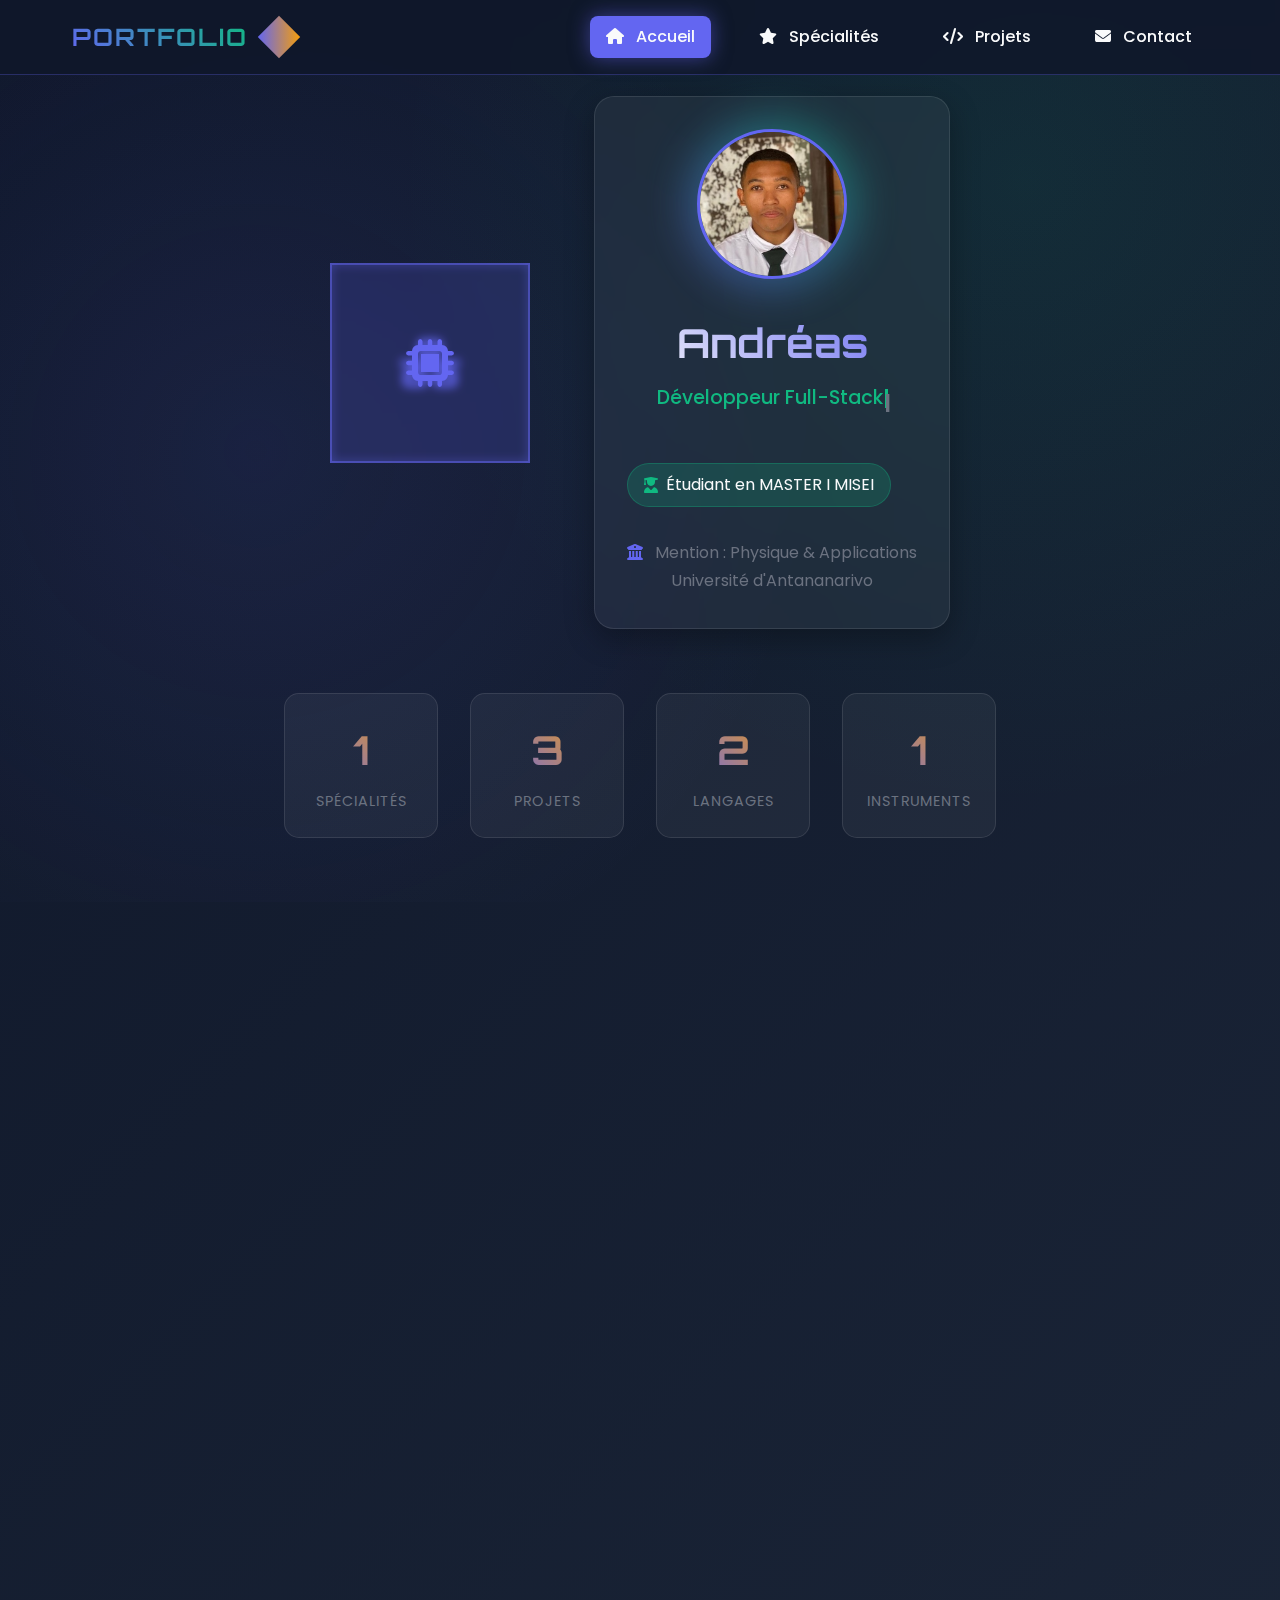
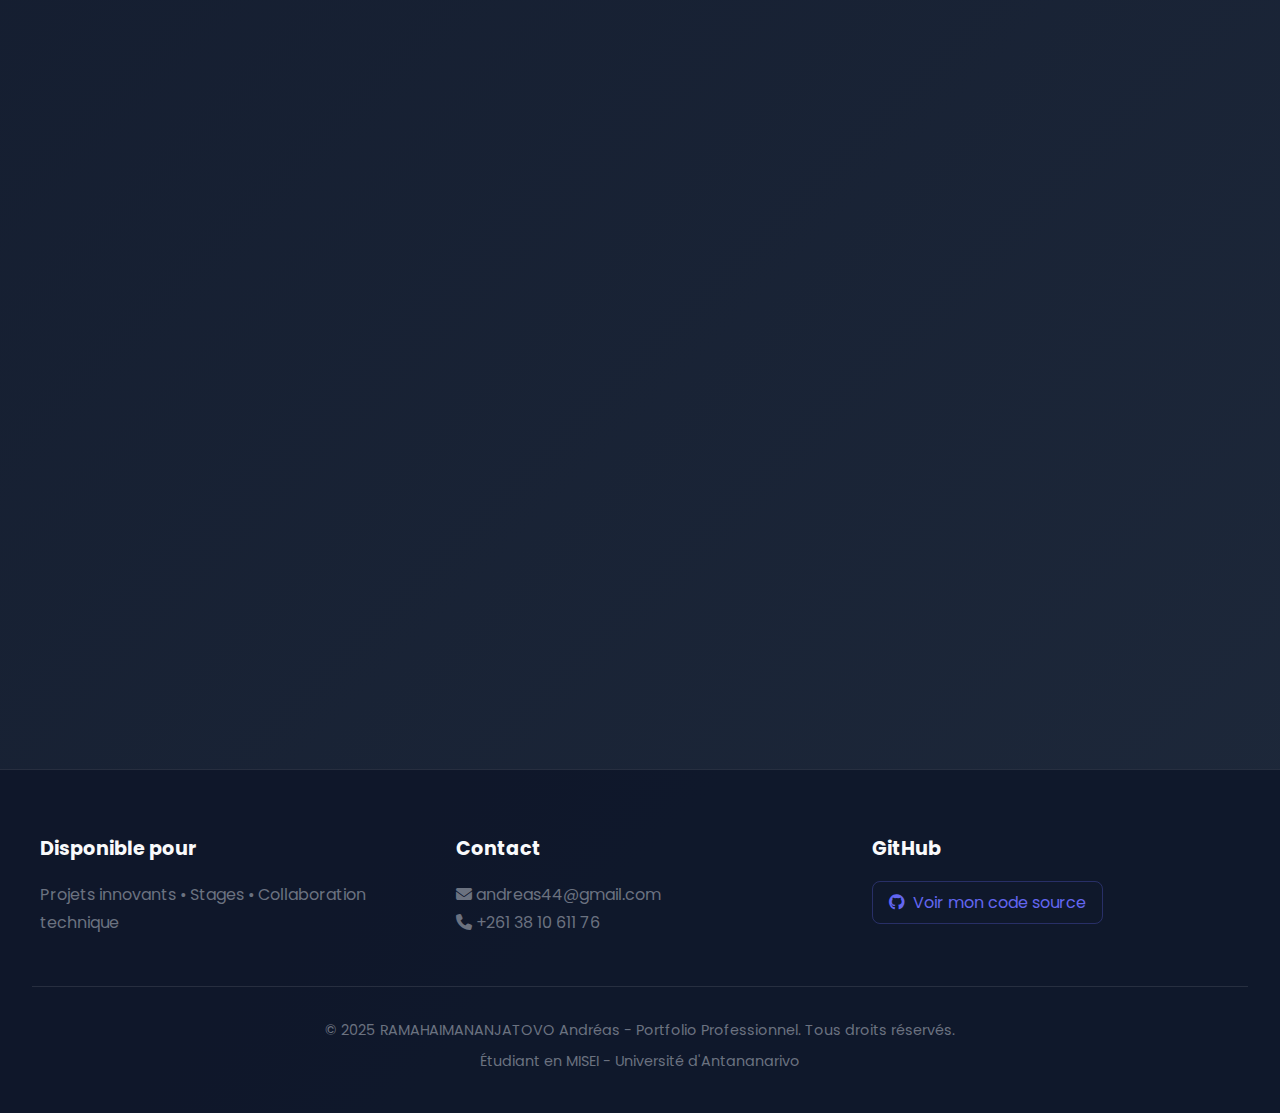
<file: index.html>
<!DOCTYPE html>
<html lang="fr">
  <head>
    <meta charset="UTF-8" />
    <meta name="viewport" content="width=device-width, initial-scale=1.0" />
    <title>Andréas-Portfolio 2025 | MISEI Physique & Applications</title>
    <link rel="stylesheet" href="/style.css" />
    <link
      rel="stylesheet"
      href="https://cdnjs.cloudflare.com/ajax/libs/font-awesome/6.4.0/css/all.min.css"
    />
    <link
      href="https://fonts.googleapis.com/css2?family=Poppins:wght@300;400;500;600;700&family=Orbitron:wght@400;500;700&display=swap"
      rel="stylesheet"
    />
    <style>
      /* Correction spécifique pour le menu burger */
      .menu-toggle {
        display: none !important;
      }
      
      @media (max-width: 768px) {
        .menu-toggle {
          display: flex !important;
          flex-direction: column;
          justify-content: space-between;
          width: 30px;
          height: 24px;
          background: none;
          border: none;
          cursor: pointer;
          padding: 0;
          z-index: 1000;
        }
        
        .menu-toggle .bar {
          display: block;
          width: 100%;
          height: 3px;
          background: var(--primary);
          transition: var(--transition);
        }
        
        .menu-toggle.active .bar:nth-child(1) {
          transform: rotate(45deg) translate(6px, 6px);
        }
        
        .menu-toggle.active .bar:nth-child(2) {
          opacity: 0;
        }
        
        .menu-toggle.active .bar:nth-child(3) {
          transform: rotate(-45deg) translate(6px, -6px);
        }
        
        .nav-menu {
          position: fixed;
          top: 70px;
          left: 0;
          width: 100%;
          background: rgba(15, 23, 42, 0.98);
          backdrop-filter: blur(15px);
          flex-direction: column;
          padding: 1rem 0;
          transform: translateY(-100%);
          opacity: 0;
          visibility: hidden;
          transition: all 0.4s cubic-bezier(0.4, 0, 0.2, 1);
          z-index: 999;
          border-bottom: 2px solid var(--primary);
          max-height: calc(100vh - 70px);
          overflow-y: auto;
        }
        
        .nav-menu.active {
          transform: translateY(0);
          opacity: 1;
          visibility: visible;
        }
        
        .nav-link {
          display: flex;
          align-items: center;
          padding: 1rem 1.5rem;
          border-bottom: 1px solid rgba(255, 255, 255, 0.1);
          border-radius: 0;
          width: 100%;
          font-size: 1.1rem;
        }
        
        .nav-link:hover {
          background: rgba(99, 102, 241, 0.2);
          transform: translateX(10px);
        }
      }
      
      /* Correction pour le texte défilant */
      .typing-container {
        min-height: 3rem;
        margin-bottom: 1rem;
      }
      
      .cursor {
        display: inline-block;
        width: 3px;
        background: var(--secondary);
        margin-left: 2px;
        animation: blink 1s infinite;
      }
      
      @keyframes blink {
        0%, 50% { opacity: 1; }
        51%, 100% { opacity: 0; }
      }
      
      /* Stats responsive */
      @media (max-width: 480px) {
        .stats-container {
          grid-template-columns: repeat(2, 1fr);
          gap: 1rem;
        }
        
        .stat-item {
          padding: 1rem;
        }
        
        .stat-number {
          font-size: 1.8rem;
        }
      }
    </style>
  </head>
  <body>
    <!-- Navigation 3D -->
    <nav class="navbar">
      <div class="nav-container">
        <div class="nav-logo">
          <span class="logo-text">PORTFOLIO</span>
          <div class="logo-3d"></div>
        </div>

        <div class="nav-menu">
          <a href="#accueil" class="nav-link active">
            <i class="fas fa-home"></i> Accueil
          </a>
          <a href="#specialites" class="nav-link">
            <i class="fas fa-star"></i> Spécialités
          </a>
          <a href="#projets" class="nav-link">
            <i class="fas fa-code"></i> Projets
          </a>
          <a href="#contact" class="nav-link">
            <i class="fas fa-envelope"></i> Contact
          </a>
        </div>

        <button class="menu-toggle">
          <span class="bar"></span>
          <span class="bar"></span>
          <span class="bar"></span>
        </button>
      </div>
    </nav>

    <!-- Section Profil avec Animation 3D -->
    <section id="accueil" class="hero-section">
      <div class="hero-container">
        <!-- Cube 3D Rotatif -->
        <div class="cube-3d">
          <div class="cube-face front">
            <i class="fas fa-microchip"></i>
          </div>
          <div class="cube-face back">
            <i class="fas fa-network-wired"></i>
          </div>
          <div class="cube-face right">
            <i class="fas fa-laptop-code"></i>
          </div>
          <div class="cube-face left">
            <i class="fas fa-music"></i>
          </div>
          <div class="cube-face top">
            <i class="fas fa-graduation-cap"></i>
          </div>
          <div class="cube-face bottom">
            <i class="fas fa-rocket"></i>
          </div>
        </div>

        <!-- Photo de Profil -->
        <div class="profile-card">
          <div class="profile-image-container">
            <img
              src="/IMG-20251104-WA0001_1.jpg"
              alt="Photo de Andréas"
              class="profile-img"
            />
            <div class="profile-glow"></div>
          </div>

          <div class="profile-info">
            <h1 class="profile-name">Andréas</h1>
            <div class="typing-container">
              <h2 class="profile-title">
                <span class="typed-text">Développeur Full-Stack</span><span class="cursor">|</span>
              </h2>
            </div>

            <div class="status-badge">
              <i class="fas fa-user-graduate"></i>
              <span>Étudiant en MASTER I MISEI</span>
            </div>

            <p class="profile-university">
              <i class="fas fa-university"></i>
              Mention : Physique & Applications<br />
              Université d'Antananarivo
            </p>
          </div>
        </div>
      </div>

      <!-- Stats Animées -->
      <div class="stats-container">
        <div class="stat-item">
          <div class="stat-number" data-count="4">0</div>
          <div class="stat-label">Spécialités</div>
        </div>
        <div class="stat-item">
          <div class="stat-number" data-count="8">0</div>
          <div class="stat-label">Projets</div>
        </div>
        <div class="stat-item">
          <div class="stat-number" data-count="6">0</div>
          <div class="stat-label">Langages</div>
        </div>
        <div class="stat-item">
          <div class="stat-number" data-count="4">0</div>
          <div class="stat-label">Instruments</div>
        </div>
      </div>
    </section>

    <!-- Section Spécialités -->
    <section id="specialites" class="specialites-section">
      <h2 class="section-title">
        <span class="title-number">01</span>
        Mes Spécialités
      </h2>

      <div class="specialites-grid">
        <!-- Carte Électronique Embarquée -->
        <a href="/elec.html" class="specialite-card card-3d">
          <div class="card-icon">
            <i class="fas fa-microchip"></i>
          </div>
          <h3 class="card-title">Électronique Embarquée</h3>
          <p class="card-desc">Arduino, IoT, Systèmes embarqués</p>
          <div class="card-progress">
            <div class="progress-bar" style="width: 90%"></div>
            <span class="progress-text">Expert</span>
          </div>
          <div class="card-hover">
            <span>Voir les projets →</span>
          </div>
        </a>

        <!-- Carte Réseaux -->
        <a href="/reseaux.html" class="specialite-card card-3d">
          <div class="card-icon">
            <i class="fas fa-network-wired"></i>
          </div>
          <h3 class="card-title">Administration Réseaux & Système</h3>
          <p class="card-desc">Linux, Sécurité, Infrastructure</p>
          <div class="card-progress">
            <div class="progress-bar" style="width: 85%"></div>
            <span class="progress-text">Expert</span>
          </div>
          <div class="card-hover">
            <span>Voir expérience →</span>
          </div>
        </a>

        <!-- Carte Informatique -->
        <a href="/info.html" class="specialite-card card-3d">
          <div class="card-icon">
            <i class="fas fa-laptop-code"></i>
          </div>
          <h3 class="card-title">Développement Informatique</h3>
          <p class="card-desc">Full-Stack, Base de données, Applications</p>
          <div class="card-progress">
            <div class="progress-bar" style="width: 80%"></div>
            <span class="progress-text">Avancé</span>
          </div>
          <div class="card-hover">
            <span>Voir projets →</span>
          </div>
        </a>

        <!-- Carte Musique -->
        <a href="/mozika.html" class="specialite-card card-3d">
          <div class="card-icon">
            <i class="fas fa-music"></i>
          </div>
          <h3 class="card-title">Musique & Instruments</h3>
          <p class="card-desc">Multi-instrumentiste, Composition</p>
          <div class="card-progress">
            <div class="progress-bar" style="width: 75%"></div>
            <span class="progress-text">Avancé</span>
          </div>
          <div class="card-hover">
            <span>Voir instruments →</span>
          </div>
        </a>
      </div>
    </section>

    <!-- Section Projets Récents -->
    <section id="projets" class="projets-section">
      <h2 class="section-title">
        <span class="title-number">02</span>
        Projets Récents
      </h2>

      <div class="projets-slider">
        <!-- Projet GPS Tracker -->
        <div class="projet-slide">
          <div class="projet-date">2025 - Mémoire de Licence</div>
          <h3 class="projet-titre">GPS Tracker avec Arduino Uno + SIM808</h3>
          <p class="projet-description">
            Système de localisation en temps réel avec envoi de coordonnées par SMS.
          </p>
          <div class="projet-tags">
            <span class="tag">Arduino</span>
            <span class="tag">SIM808</span>
            <span class="tag">GPS</span>
            <span class="tag">C</span>
          </div>
        </div>

        <!-- Projet Maison Intelligente -->
        <div class="projet-slide">
          <div class="projet-date">2024 - Projet Tutorat</div>
          <h3 class="projet-titre">Prototype Maison Intelligente</h3>
          <p class="projet-description">
            Barrière automatique + Allumage automatique + Arrosage jardin en maquette.
          </p>
          <div class="projet-tags">
            <span class="tag">IoT</span>
            <span class="tag">Automatisme</span>
            <span class="tag">Arduino</span>
            <span class="tag">Capteurs</span>
          </div>
        </div>

        <!-- Projet ORTM -->
        <div class="projet-slide">
          <div class="projet-date">2025 - Stage ORTM Madagascar</div>
          <h3 class="projet-titre">Blocage de sites web pour productivité</h3>
          <p class="projet-description">
            Administration réseau avec règles de filtrage sur pare-feu.
          </p>
          <div class="projet-tags">
            <span class="tag">Linux</span>
            <span class="tag">iptables</span>
            <span class="tag">Réseau</span>
            <span class="tag">Sécurité</span>
          </div>
        </div>
      </div>
    </section>

    <!-- Footer -->
    <footer id="contact" class="footer">
      <div class="footer-content">
        <div class="footer-section">
          <h3>Disponible pour</h3>
          <p>Projets innovants • Stages • Collaboration technique</p>
        </div>

        <div class="footer-section">
          <h3>Contact</h3>
          <p>
            <i class="fas fa-envelope"></i> andreas44@gmail.com<br />
            <i class="fas fa-phone"></i> +261 38 10 611 76
          </p>
        </div>

        <div class="footer-section">
          <h3>GitHub</h3>
          <a href="https://github.com/[votre-username]" class="github-link">
            <i class="fab fa-github"></i> Voir mon code source
          </a>
        </div>
      </div>

      <div class="footer-bottom">
        <p>
          © 2025 RAMAHAIMANANJATOVO Andréas - Portfolio Professionnel. Tous droits réservés.
        </p>
        <p>Étudiant en MISEI - Université d'Antananarivo</p>
      </div>
    </footer>

    <script src="index.js"></script>
  </body>
</html>
</file>
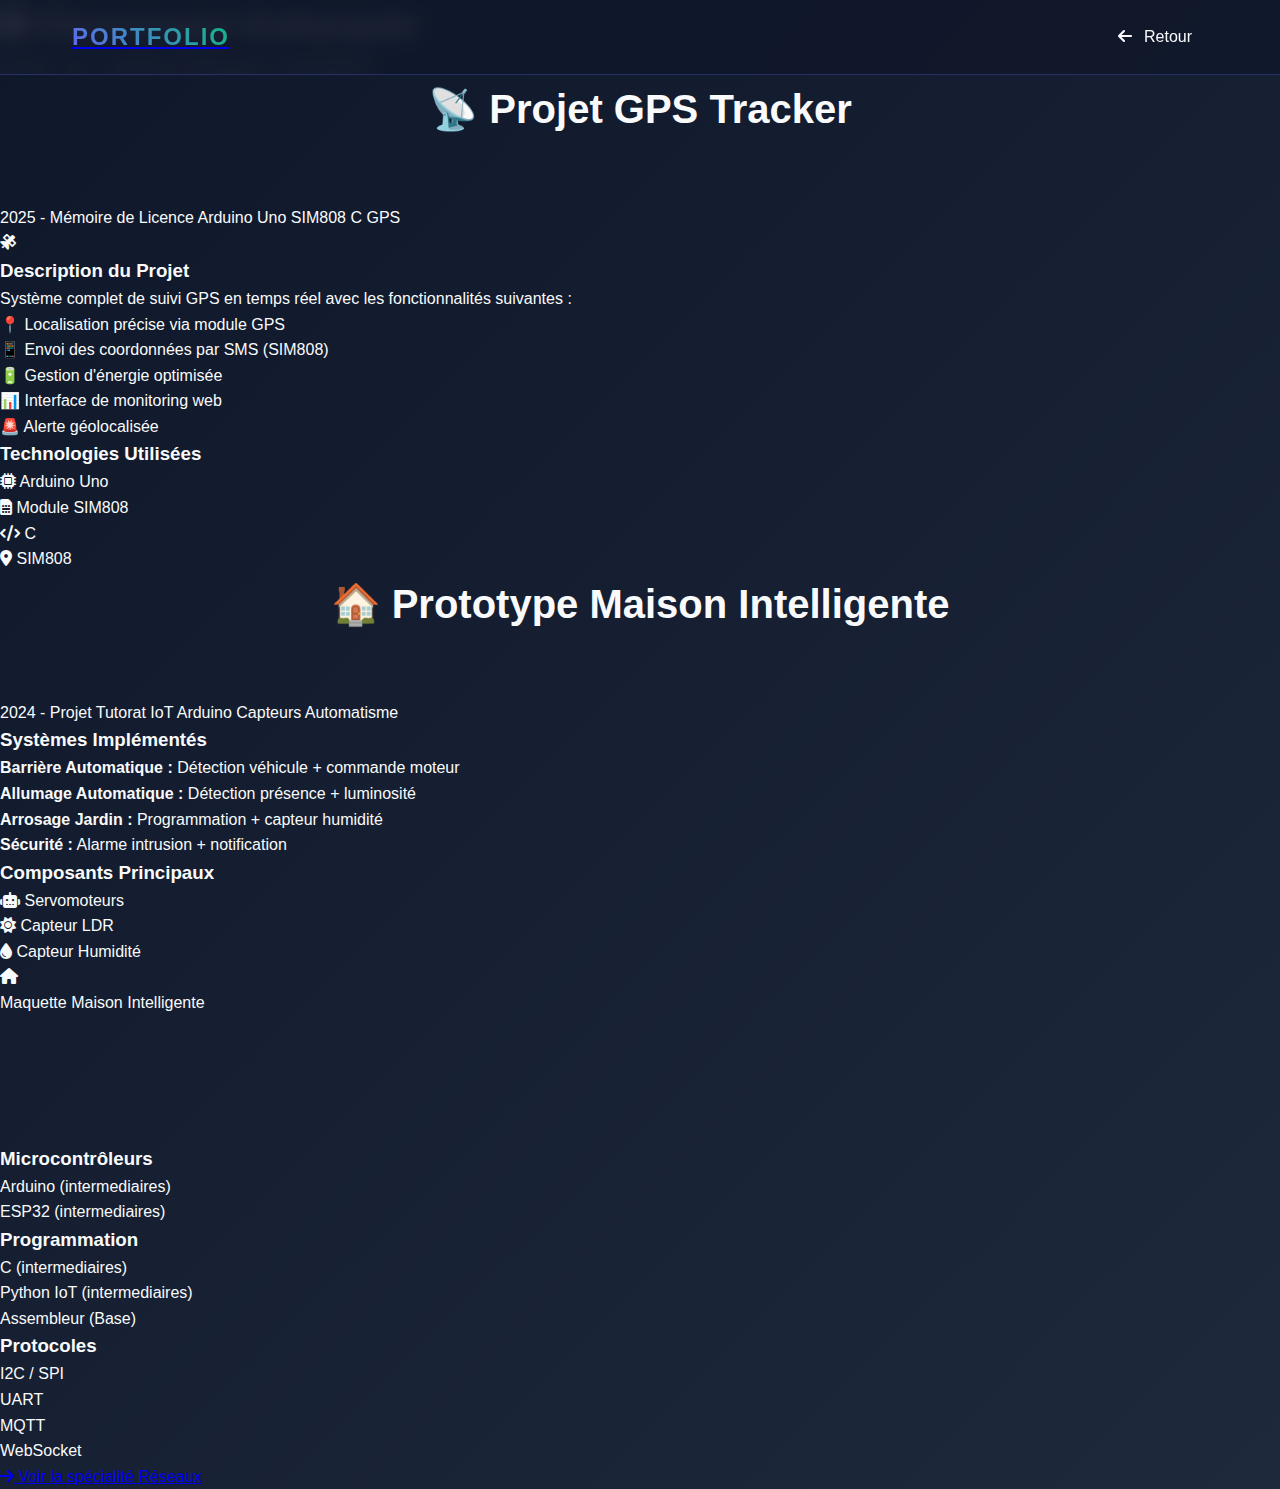
<file: elec.html>
<!DOCTYPE html>
<html lang="fr">
  <head>
    <meta charset="UTF-8" />
    <meta name="viewport" content="width=device-width, initial-scale=1.0" />
    <title>Électronique Embarquée - Portfolio</title>
    <link rel="stylesheet" href="/style.css" />
    <link
      rel="stylesheet"
      href="https://cdnjs.cloudflare.com/ajax/libs/font-awesome/6.4.0/css/all.min.css"
    />
  </head>
  <body>
    <nav class="navbar">
      <div class="nav-container">
        <a href="../index.html" class="nav-logo">
          <span class="logo-text">PORTFOLIO</span>
        </a>
        <div class="nav-menu">
          <a href="../index.html" class="nav-link">
            <i class="fas fa-arrow-left"></i> Retour
          </a>
        </div>
      </div>
    </nav>

    <main class="page-content">
      <div class="page-header">
        <h1><i class="fas fa-microchip"></i> Électronique Embarquée</h1>
        <p class="page-subtitle">
          Arduino • IoT • Systèmes Embarqués • Automatisme
        </p>
      </div>

      <section class="project-section">
        <h2 class="section-title">📡 Projet GPS Tracker</h2>
        <div class="project-meta">
          <span class="date-badge">2025 - Mémoire de Licence</span>
          <span class="tech-badge">Arduino Uno</span>
          <span class="tech-badge">SIM808</span>
          <span class="tech-badge">C</span>
          <span class="tech-badge">GPS</span>
        </div>

        <div class="project-details">
          <div class="project-image">
            <!-- Remplacez par votre image -->
            <div class="image-placeholder">
              <i class="fas fa-satellite"></i>
            </div>
          </div>

          <div class="project-description">
            <h3>Description du Projet</h3>
            <p>
              Système complet de suivi GPS en temps réel avec les
              fonctionnalités suivantes :
            </p>
            <ul>
              <li>📍 Localisation précise via module GPS</li>
              <li>📱 Envoi des coordonnées par SMS (SIM808)</li>
              <li>🔋 Gestion d'énergie optimisée</li>
              <li>📊 Interface de monitoring web</li>
              <li>🚨 Alerte géolocalisée</li>
            </ul>

            <h3>Technologies Utilisées</h3>
            <div class="tech-stack">
              <div class="tech-item">
                <i class="fas fa-microchip"></i>
                <span>Arduino Uno</span>
              </div>
              <div class="tech-item">
                <i class="fas fa-sim-card"></i>
                <span>Module SIM808</span>
              </div>
              <div class="tech-item">
                <i class="fas fa-code"></i>
                <span>C</span>
              </div>
              <div class="tech-item">
                <i class="fas fa-map-marker-alt"></i>
                <span>SIM808</span>
              </div>
            </div>
          </div>
        </div>
      </section>

      <section class="project-section">
        <h2 class="section-title">🏠 Prototype Maison Intelligente</h2>
        <div class="project-meta">
          <span class="date-badge">2024 - Projet Tutorat</span>
          <span class="tech-badge">IoT</span>
          <span class="tech-badge">Arduino</span>
          <span class="tech-badge">Capteurs</span>
          <span class="tech-badge">Automatisme</span>
        </div>

        <div class="project-details reverse">
          <div class="project-description">
            <h3>Systèmes Implémentés</h3>
            <ul>
              <li>
                <strong>Barrière Automatique :</strong> Détection véhicule +
                commande moteur
              </li>
              <li>
                <strong>Allumage Automatique :</strong> Détection présence +
                luminosité
              </li>
              <li>
                <strong>Arrosage Jardin :</strong> Programmation + capteur
                humidité
              </li>
              <li>
                <strong>Sécurité :</strong> Alarme intrusion + notification
              </li>
            </ul>

            <h3>Composants Principaux</h3>
            <div class="components-grid">
              <div class="component">
                <i class="fas fa-robot"></i>
                <span>Servomoteurs</span>
              </div>
              <div class="component">
                <i class="fas fa-sun"></i>
                <span>Capteur LDR</span>
              </div>
              <div class="component">
                <i class="fas fa-tint"></i>
                <span>Capteur Humidité</span>
              </div>
            </div>
          </div>

          <div class="project-image">
            <div class="image-placeholder">
              <i class="fas fa-home"></i>
              <p>Maquette Maison Intelligente</p>
            </div>
          </div>
        </div>
      </section>

      <section class="skills-section">
        <h2 class="section-title">🛠️ Compétences Techniques</h2>
        <div class="skills-grid">
          <div class="skill-card">
            <h3>Microcontrôleurs</h3>
            <ul>
              <li>Arduino (intermediaires)</li>
              <li>ESP32 (intermediaires)</li>
            </ul>
          </div>

          <div class="skill-card">
            <h3>Programmation</h3>
            <ul>
              <li>C (intermediaires)</li>
              <li>Python IoT (intermediaires)</li>
              <li>Assembleur (Base)</li>
            </ul>
          </div>

          <div class="skill-card">
            <h3>Protocoles</h3>
            <ul>
              <li>I2C / SPI</li>
              <li>UART</li>
              <li>MQTT</li>
              <li>WebSocket</li>
            </ul>
          </div>
        </div>
      </section>

      <div class="page-footer">
        <a href="reseaux.html" class="next-page">
          <i class="fas fa-arrow-right"></i>
          <span>Voir la spécialité Réseaux</span>
        </a>
      </div>
    </main>

    <script src="/index.js"></script>
  </body>
</html>
</file>
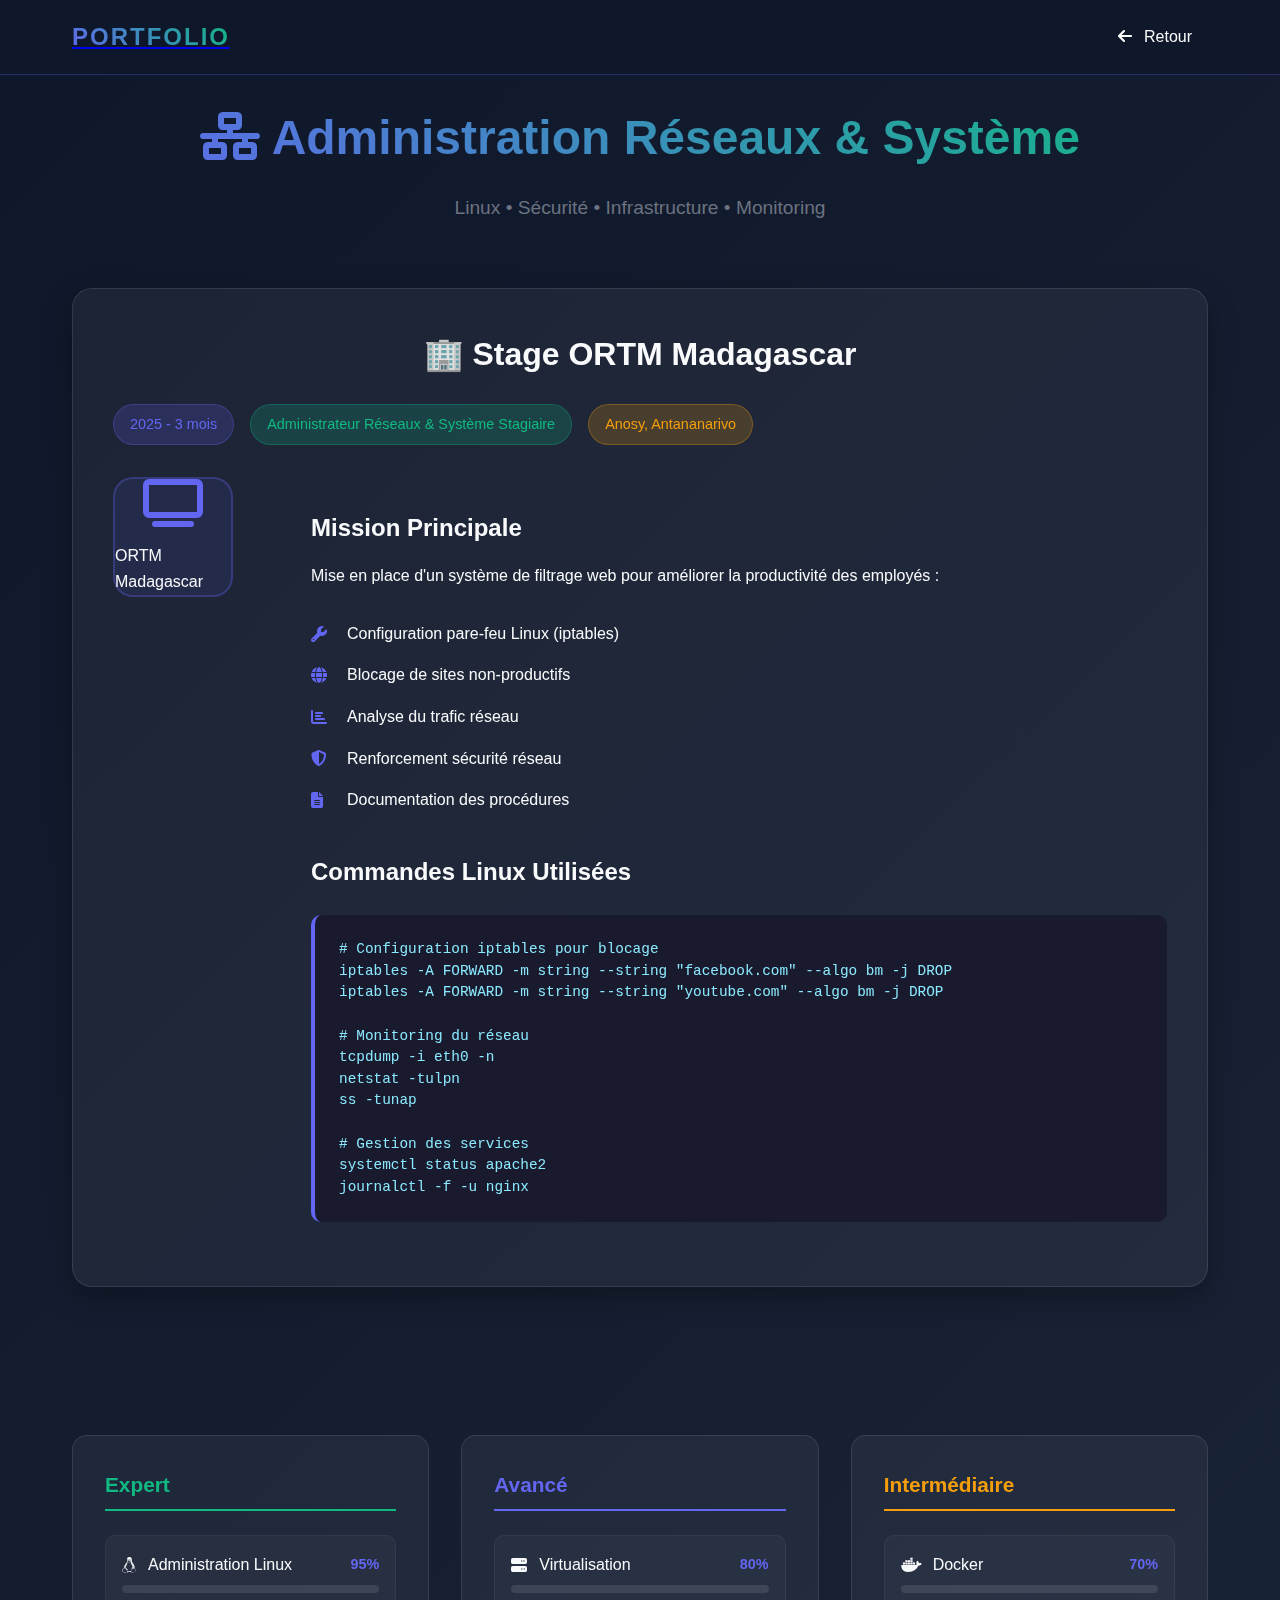
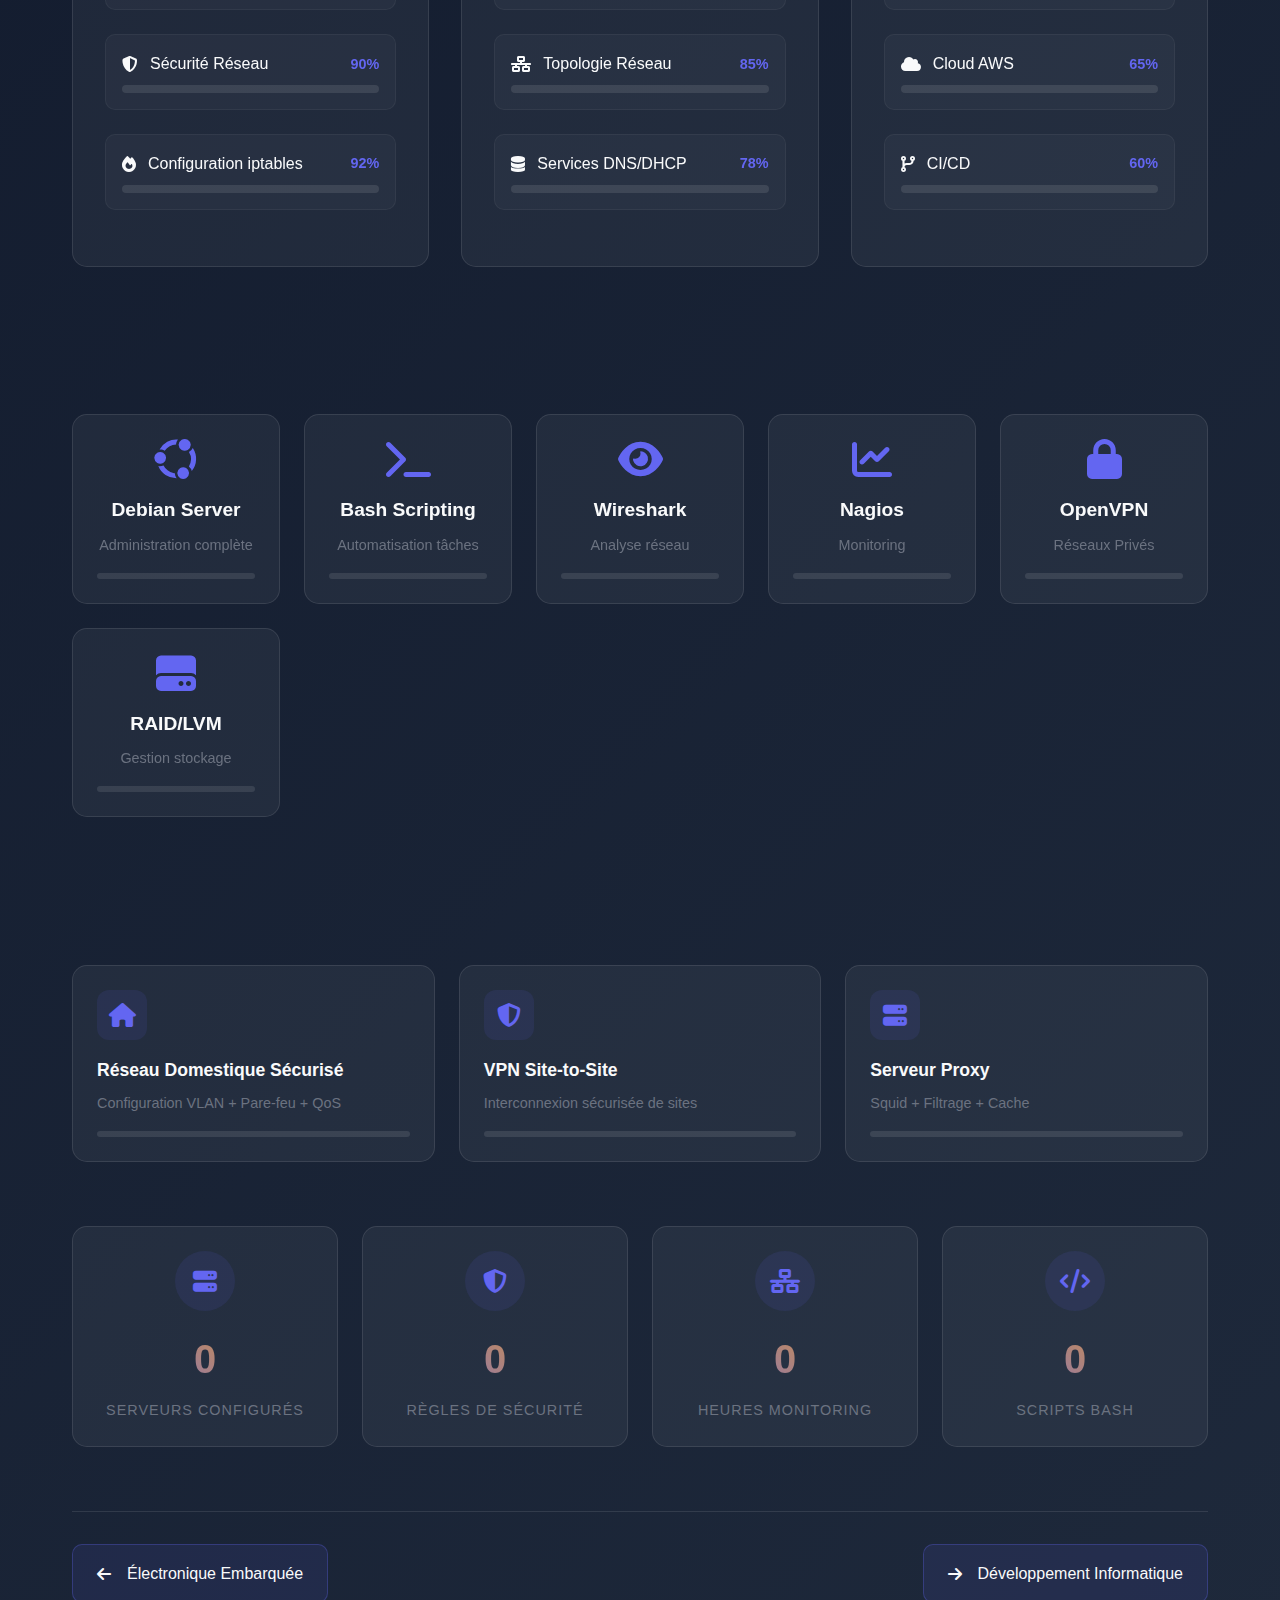
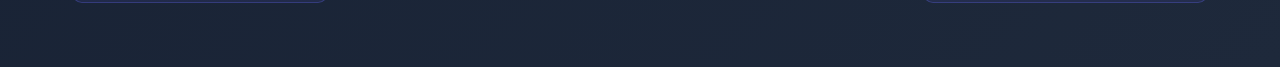
<file: reseaux.html>
<!DOCTYPE html>
<html lang="fr">
  <head>
    <meta charset="UTF-8" />
    <meta name="viewport" content="width=device-width, initial-scale=1.0" />
    <title>Administration Réseaux - Portfolio</title>
    <link rel="stylesheet" href="/style.css" />
    <link
      rel="stylesheet"
      href="https://cdnjs.cloudflare.com/ajax/libs/font-awesome/6.4.0/css/all.min.css"
    />
    <style>
      /* Pour les titres et textes longs */
h1, h2, h3, h4, p, li {
  word-wrap: break-word;
  overflow-wrap: break-word;
  hyphens: auto;
}

/* Conteneur principal */
.container {
  max-width: 100%;
  padding-left: 15px;
  padding-right: 15px;
}

/* Cible spécifiquement le bloc ORTM */
.ortm-block {
  background: #f0f8ff;
  padding: 15px;
  border-radius: 8px;
  border-left: 4px solid #2980b9;
  margin: 20px 0;
}

/* Pour les petits écrans */
@media (max-width: 768px) {
  .container {
    padding-left: 10px;
    padding-right: 10px;
  }
  
  h1 {
    font-size: 1.8rem;
  }
  
  h2 {
    font-size: 1.5rem;
  }
  
  .ortm-block {
    padding: 12px;
    font-size: 0.95rem;
  }
}
      
      
      
      
      
      /* ===== STYLES RÉSEAUX SPÉCIFIQUES ===== */
      .page-content {
        padding: 100px 2rem 4rem;
        max-width: 1200px;
        margin: 0 auto;
      }
      
      .page-header {
        text-align: center;
        margin-bottom: 4rem;
        animation: fadeInDown 0.8s ease;
      }
      
      .page-header h1 {
        font-family: 'Orbitron', sans-serif;
        font-size: 3rem;
        margin-bottom: 1rem;
        background: linear-gradient(45deg, var(--primary), var(--secondary));
        -webkit-background-clip: text;
        background-clip: text;
        color: transparent;
      }
      
      .page-subtitle {
        font-size: 1.2rem;
        color: var(--gray);
        margin-bottom: 2rem;
      }
      
      /* ===== SECTION EXPÉRIENCE ===== */
      .experience-section {
        background: rgba(255, 255, 255, 0.05);
        border-radius: 20px;
        padding: 2.5rem;
        margin-bottom: 4rem;
        border: 1px solid rgba(255, 255, 255, 0.1);
        box-shadow: var(--shadow-3d);
        transform-style: preserve-3d;
        transition: var(--transition);
      }
      
      .experience-section:hover {
        transform: translateY(-5px);
        box-shadow: var(--shadow-hover);
      }
      
      .section-title {
        font-family: 'Orbitron', sans-serif;
        font-size: 2rem;
        margin-bottom: 1.5rem;
        color: var(--light);
      }
      
      .experience-meta {
        display: flex;
        flex-wrap: wrap;
        gap: 1rem;
        margin-bottom: 2rem;
      }
      
      .date-badge, .role-badge, .location-badge {
        padding: 0.5rem 1rem;
        border-radius: 50px;
        font-size: 0.9rem;
        font-weight: 500;
      }
      
      .date-badge {
        background: rgba(99, 102, 241, 0.2);
        color: var(--primary);
        border: 1px solid rgba(99, 102, 241, 0.3);
      }
      
      .role-badge {
        background: rgba(16, 185, 129, 0.2);
        color: var(--secondary);
        border: 1px solid rgba(16, 185, 129, 0.3);
      }
      
      .location-badge {
        background: rgba(245, 158, 11, 0.2);
        color: var(--accent);
        border: 1px solid rgba(245, 158, 11, 0.3);
      }
      
      .experience-details {
        display: grid;
        grid-template-columns: auto 1fr;
        gap: 3rem;
        align-items: start;
      }
      
      .company-logo {
        width: 150px;
      }
      
      .logo-placeholder {
        width: 120px;
        height: 120px;
        background: rgba(99, 102, 241, 0.1);
        border-radius: 20px;
        display: flex;
        flex-direction: column;
        justify-content: center;
        align-items: center;
        border: 2px solid rgba(99, 102, 241, 0.3);
      }
      
      .logo-placeholder i {
        font-size: 3rem;
        color: var(--primary);
        margin-bottom: 1rem;
      }
      
      .experience-description h3 {
        font-size: 1.5rem;
        margin: 2rem 0 1rem;
        color: var(--light);
      }
      
      .experience-description ul {
        list-style: none;
        margin: 1.5rem 0;
      }
      
      .experience-description li {
        padding: 0.5rem 0;
        display: flex;
        align-items: center;
      }
      
      .experience-description li i {
        margin-right: 1rem;
        color: var(--primary);
        width: 20px;
      }
      
      .code-snippet {
        background: #1a1a2e;
        border-radius: 10px;
        padding: 1.5rem;
        margin: 1.5rem 0;
        border-left: 4px solid var(--primary);
        overflow-x: auto;
      }
      
      .code-snippet pre {
        margin: 0;
        font-family: 'Courier New', monospace;
        font-size: 0.9rem;
        line-height: 1.5;
      }
      
      .code-snippet code {
        color: #8be9fd;
      }
      
      /* ===== SECTION COMPÉTENCES ===== */
      .skills-section {
        margin-bottom: 4rem;
      }
      
      .level-grid {
        display: grid;
        grid-template-columns: repeat(auto-fit, minmax(300px, 1fr));
        gap: 2rem;
        margin-top: 2rem;
      }
      
      .level-category {
        background: rgba(255, 255, 255, 0.05);
        border-radius: 15px;
        padding: 2rem;
        border: 1px solid rgba(255, 255, 255, 0.1);
        transform-style: preserve-3d;
        transition: var(--transition);
      }
      
      .level-category:hover {
        transform: translateY(-5px);
        border-color: var(--primary);
      }
      
      .level-title {
        font-size: 1.3rem;
        margin-bottom: 1.5rem;
        padding-bottom: 0.5rem;
        border-bottom: 2px solid;
      }
      
      .level-title.expert {
        color: var(--secondary);
        border-color: var(--secondary);
      }
      
      .level-title.advanced {
        color: var(--primary);
        border-color: var(--primary);
      }
      
      .level-title.intermediate {
        color: var(--accent);
        border-color: var(--accent);
      }
      
      .skill-item {
        margin-bottom: 1.5rem;
        padding: 1rem;
        background: rgba(255, 255, 255, 0.03);
        border-radius: 10px;
        border: 1px solid rgba(255, 255, 255, 0.05);
      }
      
      .skill-header {
        display: flex;
        justify-content: space-between;
        align-items: center;
        margin-bottom: 0.5rem;
      }
      
      .skill-name {
        display: flex;
        align-items: center;
        gap: 0.75rem;
        font-weight: 500;
      }
      
      .skill-percentage {
        color: var(--primary);
        font-weight: 600;
        font-size: 0.9rem;
      }
      
      .skill-progress {
        height: 8px;
        background: rgba(255, 255, 255, 0.1);
        border-radius: 4px;
        overflow: hidden;
        margin-top: 0.5rem;
      }
      
      .skill-bar {
        height: 100%;
        border-radius: 4px;
        background: linear-gradient(90deg, var(--primary), var(--secondary));
        width: 0;
        transition: width 1.5s ease-out;
        position: relative;
      }
      
      .skill-bar::after {
        content: '';
        position: absolute;
        top: 0;
        left: 0;
        right: 0;
        bottom: 0;
        background: linear-gradient(90deg, transparent, rgba(255, 255, 255, 0.3), transparent);
        animation: shimmer 2s infinite;
      }
      
      /* ===== SECTION OUTILS ===== */
      .tools-section {
        margin-bottom: 4rem;
      }
      
      .tools-grid {
        display: grid;
        grid-template-columns: repeat(auto-fit, minmax(200px, 1fr));
        gap: 1.5rem;
        margin-top: 2rem;
      }
      
      .tool-card {
        background: rgba(255, 255, 255, 0.05);
        border-radius: 15px;
        padding: 1.5rem;
        text-align: center;
        border: 1px solid rgba(255, 255, 255, 0.1);
        transform-style: preserve-3d;
        transition: var(--transition);
      }
      
      .tool-card:hover {
        transform: translateY(-10px) rotateX(5deg);
        box-shadow: var(--shadow-hover);
        border-color: var(--primary);
      }
      
      .tool-card i {
        font-size: 2.5rem;
        color: var(--primary);
        margin-bottom: 1rem;
      }
      
      .tool-card h3 {
        font-size: 1.2rem;
        margin-bottom: 0.5rem;
      }
      
      .tool-card p {
        color: var(--gray);
        font-size: 0.9rem;
        margin-bottom: 1rem;
      }
      
      .tool-progress {
        height: 6px;
        background: rgba(255, 255, 255, 0.1);
        border-radius: 3px;
        overflow: hidden;
        margin-top: 0.5rem;
      }
      
      .progress-fill {
        height: 100%;
        background: linear-gradient(90deg, var(--primary), var(--secondary));
        border-radius: 3px;
        width: 0;
        transition: width 1.5s ease-out;
      }
      
      /* ===== SECTION PROJETS ===== */
      .projects-section {
        margin-bottom: 4rem;
      }
      
      .projects-mini {
        display: grid;
        grid-template-columns: repeat(auto-fit, minmax(250px, 1fr));
        gap: 1.5rem;
        margin-top: 2rem;
      }
      
      .mini-project {
        background: rgba(255, 255, 255, 0.05);
        border-radius: 15px;
        padding: 1.5rem;
        border: 1px solid rgba(255, 255, 255, 0.1);
        transition: var(--transition);
      }
      
      .mini-project:hover {
        transform: translateY(-5px);
        border-color: var(--primary);
      }
      
      .project-icon {
        width: 50px;
        height: 50px;
        background: rgba(99, 102, 241, 0.1);
        border-radius: 12px;
        display: flex;
        align-items: center;
        justify-content: center;
        margin-bottom: 1rem;
      }
      
      .project-icon i {
        font-size: 1.5rem;
        color: var(--primary);
      }
      
      .mini-project h4 {
        font-size: 1.1rem;
        margin-bottom: 0.5rem;
      }
      
      .mini-project p {
        color: var(--gray);
        font-size: 0.9rem;
        margin-bottom: 1rem;
      }
      
      .project-progress {
        height: 6px;
        background: rgba(255, 255, 255, 0.1);
        border-radius: 3px;
        overflow: hidden;
      }
      
      .project-bar {
        height: 100%;
        background: linear-gradient(90deg, var(--primary), var(--secondary));
        border-radius: 3px;
        width: 0;
        transition: width 1.5s ease-out;
      }
      
      /* ===== SECTION STATS ===== */
      .stats-grid {
        display: grid;
        grid-template-columns: repeat(auto-fit, minmax(200px, 1fr));
        gap: 1.5rem;
        margin: 4rem 0;
      }
      
      .stat-card {
        background: rgba(255, 255, 255, 0.05);
        border-radius: 15px;
        padding: 1.5rem;
        text-align: center;
        border: 1px solid rgba(255, 255, 255, 0.1);
        transition: var(--transition);
      }
      
      .stat-card:hover {
        transform: translateY(-5px);
        border-color: var(--primary);
      }
      
      .stat-icon {
        width: 60px;
        height: 60px;
        background: rgba(99, 102, 241, 0.1);
        border-radius: 50%;
        display: flex;
        align-items: center;
        justify-content: center;
        margin: 0 auto 1rem;
      }
      
      .stat-icon i {
        font-size: 1.5rem;
        color: var(--primary);
      }
      
      .stat-number {
        font-family: 'Orbitron', sans-serif;
        font-size: 2.5rem;
        font-weight: 700;
        background: linear-gradient(45deg, var(--primary), var(--accent));
        -webkit-background-clip: text;
        background-clip: text;
        color: transparent;
        margin-bottom: 0.5rem;
      }
      
      .stat-label {
        color: var(--gray);
        font-size: 0.9rem;
        text-transform: uppercase;
        letter-spacing: 1px;
      }
      
      /* ===== NAVIGATION PAGES ===== */
      .page-footer {
        display: flex;
        justify-content: space-between;
        margin-top: 4rem;
        padding-top: 2rem;
        border-top: 1px solid rgba(255, 255, 255, 0.1);
      }
      
      .prev-page, .next-page {
        display: flex;
        align-items: center;
        gap: 1rem;
        padding: 1rem 1.5rem;
        background: rgba(99, 102, 241, 0.1);
        border-radius: 10px;
        color: var(--light);
        text-decoration: none;
        border: 1px solid rgba(99, 102, 241, 0.3);
        transition: var(--transition);
      }
      
      .prev-page:hover, .next-page:hover {
        background: rgba(99, 102, 241, 0.2);
        transform: translateY(-3px);
      }
      
      /* ===== ANIMATIONS ===== */
      @keyframes fadeInDown {
        from {
          opacity: 0;
          transform: translateY(-30px);
        }
        to {
          opacity: 1;
          transform: translateY(0);
        }
      }
      
      @keyframes shimmer {
        0% { transform: translateX(-100%); }
        100% { transform: translateX(100%); }
      }
      
      /* ===== RESPONSIVE ===== */
      @media (max-width: 768px) {
        .page-content {
          padding: 80px 1rem 2rem;
        }
        
        .page-header h1 {
          font-size: 2.2rem;
        }
        
        .experience-details {
          grid-template-columns: 1fr;
          gap: 2rem;
        }
        
        .company-logo {
          width: 100%;
          display: flex;
          justify-content: center;
        }
        
        .level-grid {
          grid-template-columns: 1fr;
        }
        
        .tools-grid {
          grid-template-columns: repeat(2, 1fr);
        }
        
        .projects-mini {
          grid-template-columns: 1fr;
        }
        
        .stats-grid {
          grid-template-columns: repeat(2, 1fr);
        }
        
        .page-footer {
          flex-direction: column;
          gap: 1rem;
        }
        
        .prev-page, .next-page {
          justify-content: center;
        }
      }
      
      @media (max-width: 480px) {
        .tools-grid {
          grid-template-columns: 1fr;
        }
        
        .stats-grid {
          grid-template-columns: 1fr;
        }
        
        .experience-section {
          padding: 1.5rem;
        }
        
        .experience-meta {
          flex-direction: column;
          align-items: flex-start;
        }
      }
    </style>
  </head>
  <body>
    <nav class="navbar">
      <div class="nav-container">
        <a href="../index.html" class="nav-logo">
          <span class="logo-text">PORTFOLIO</span>
        </a>
        <div class="nav-menu">
          <a href="../index.html" class="nav-link">
            <i class="fas fa-arrow-left"></i> Retour
          </a>
        </div>
        <button class="menu-toggle">
          <span class="bar"></span>
          <span class="bar"></span>
          <span class="bar"></span>
        </button>
      </div>
    </nav>

    <main class="page-content">
      <div class="page-header">
        <h1>
          <i class="fas fa-network-wired"></i> Administration Réseaux & Système
        </h1>
        <p class="page-subtitle">
          Linux • Sécurité • Infrastructure • Monitoring
        </p>
      </div>

      <section class="experience-section">
        <h2 class="section-title">🏢 Stage ORTM Madagascar</h2>
        <div class="experience-meta">
          <span class="date-badge">2025 - 3 mois</span>
          <span class="role-badge">Administrateur Réseaux & Système Stagiaire</span>
          <span class="location-badge">Anosy, Antananarivo</span>
        </div>

        <div class="experience-details">
          <div class="company-logo">
            <div class="logo-placeholder">
              <i class="fas fa-tv"></i>
              <p>ORTM Madagascar</p>
            </div>
          </div>

          <div class="experience-description">
            <h3>Mission Principale</h3>
            <p>
              Mise en place d'un système de filtrage web pour améliorer la
              productivité des employés :
            </p>

            <ul>
              <li><i class="fas fa-wrench"></i> Configuration pare-feu Linux (iptables)</li>
              <li><i class="fas fa-globe"></i> Blocage de sites non-productifs</li>
              <li><i class="fas fa-chart-bar"></i> Analyse du trafic réseau</li>
              <li><i class="fas fa-shield-alt"></i> Renforcement sécurité réseau</li>
              <li><i class="fas fa-file-alt"></i> Documentation des procédures</li>
            </ul>

            <h3>Commandes Linux Utilisées</h3>
            <div class="code-snippet">
              <pre><code># Configuration iptables pour blocage
iptables -A FORWARD -m string --string "facebook.com" --algo bm -j DROP
iptables -A FORWARD -m string --string "youtube.com" --algo bm -j DROP

# Monitoring du réseau
tcpdump -i eth0 -n
netstat -tulpn
ss -tunap

# Gestion des services
systemctl status apache2
journalctl -f -u nginx</code></pre>
            </div>
          </div>
        </div>
      </section>

      <section class="skills-section">
        <h2 class="section-title">📊 Compétences Niveau par Niveau</h2>

        <div class="level-grid">
          <!-- Niveau Expert -->
          <div class="level-category">
            <h3 class="level-title expert">Expert</h3>
            <div class="level-skills">
              <div class="skill-item">
                <div class="skill-header">
                  <div class="skill-name">
                    <i class="fab fa-linux"></i>
                    <span>Administration Linux</span>
                  </div>
                  <span class="skill-percentage">95%</span>
                </div>
                <div class="skill-progress">
                  <div class="skill-bar" data-width="95"></div>
                </div>
              </div>
              <div class="skill-item">
                <div class="skill-header">
                  <div class="skill-name">
                    <i class="fas fa-shield-alt"></i>
                    <span>Sécurité Réseau</span>
                  </div>
                  <span class="skill-percentage">90%</span>
                </div>
                <div class="skill-progress">
                  <div class="skill-bar" data-width="90"></div>
                </div>
              </div>
              <div class="skill-item">
                <div class="skill-header">
                  <div class="skill-name">
                    <i class="fas fa-fire"></i>
                    <span>Configuration iptables</span>
                  </div>
                  <span class="skill-percentage">92%</span>
                </div>
                <div class="skill-progress">
                  <div class="skill-bar" data-width="92"></div>
                </div>
              </div>
            </div>
          </div>

          <!-- Niveau Avancé -->
          <div class="level-category">
            <h3 class="level-title advanced">Avancé</h3>
            <div class="level-skills">
              <div class="skill-item">
                <div class="skill-header">
                  <div class="skill-name">
                    <i class="fas fa-server"></i>
                    <span>Virtualisation</span>
                  </div>
                  <span class="skill-percentage">80%</span>
                </div>
                <div class="skill-progress">
                  <div class="skill-bar" data-width="80"></div>
                </div>
              </div>
              <div class="skill-item">
                <div class="skill-header">
                  <div class="skill-name">
                    <i class="fas fa-network-wired"></i>
                    <span>Topologie Réseau</span>
                  </div>
                  <span class="skill-percentage">85%</span>
                </div>
                <div class="skill-progress">
                  <div class="skill-bar" data-width="85"></div>
                </div>
              </div>
              <div class="skill-item">
                <div class="skill-header">
                  <div class="skill-name">
                    <i class="fas fa-database"></i>
                    <span>Services DNS/DHCP</span>
                  </div>
                  <span class="skill-percentage">78%</span>
                </div>
                <div class="skill-progress">
                  <div class="skill-bar" data-width="78"></div>
                </div>
              </div>
            </div>
          </div>

                <!-- Niveau Intermédiaire -->
          <div class="level-category">
            <h3 class="level-title intermediate">Intermédiaire</h3>
            <div class="level-skills">
              <div class="skill-item">
                <div class="skill-header">
                  <div class="skill-name">
                    <i class="fab fa-docker"></i>
                    <span>Docker</span>
                  </div>
                  <span class="skill-percentage">70%</span>
                </div>
                <div class="skill-progress">
                  <div class="skill-bar" data-width="70"></div>
                </div>
              </div>
              <div class="skill-item">
                <div class="skill-header">
                  <div class="skill-name">
                    <i class="fas fa-cloud"></i>
                    <span>Cloud AWS</span>
                  </div>
                  <span class="skill-percentage">65%</span>
                </div>
                <div class="skill-progress">
                  <div class="skill-bar" data-width="65"></div>
                </div>
              </div>
              <div class="skill-item">
                <div class="skill-header">
                  <div class="skill-name">
                    <i class="fas fa-code-branch"></i>
                    <span>CI/CD</span>
                  </div>
                  <span class="skill-percentage">60%</span>
                </div>
                <div class="skill-progress">
                  <div class="skill-bar" data-width="60"></div>
                </div>
              </div>
            </div>
          </div>
        </div>
      </section>

      <section class="tools-section">
        <h2 class="section-title">🛠️ Outils Maîtrisés</h2>
        <div class="tools-grid">
          <div class="tool-card">
            <i class="fab fa-ubuntu"></i>
            <h3>Debian Server</h3>
            <p>Administration complète</p>
            <div class="tool-progress">
              <div class="progress-fill" data-width="95"></div>
            </div>
          </div>
          <div class="tool-card">
            <i class="fas fa-terminal"></i>
            <h3>Bash Scripting</h3>
            <p>Automatisation tâches</p>
            <div class="tool-progress">
              <div class="progress-fill" data-width="88"></div>
            </div>
          </div>
          <div class="tool-card">
            <i class="fas fa-eye"></i>
            <h3>Wireshark</h3>
            <p>Analyse réseau</p>
            <div class="tool-progress">
              <div class="progress-fill" data-width="82"></div>
            </div>
          </div>
          <div class="tool-card">
            <i class="fas fa-chart-line"></i>
            <h3>Nagios</h3>
            <p>Monitoring</p>
            <div class="tool-progress">
              <div class="progress-fill" data-width="75"></div>
            </div>
          </div>
          <div class="tool-card">
            <i class="fas fa-lock"></i>
            <h3>OpenVPN</h3>
            <p>Réseaux Privés</p>
            <div class="tool-progress">
              <div class="progress-fill" data-width="85"></div>
            </div>
          </div>
          <div class="tool-card">
            <i class="fas fa-hdd"></i>
            <h3>RAID/LVM</h3>
            <p>Gestion stockage</p>
            <div class="tool-progress">
              <div class="progress-fill" data-width="78"></div>
            </div>
          </div>
        </div>
      </section>

      <section class="projects-section">
        <h2 class="section-title">🚀 Projets Réseau Réalisés</h2>
        <div class="projects-mini">
          <div class="mini-project">
            <div class="project-icon">
              <i class="fas fa-home"></i>
            </div>
            <h4>Réseau Domestique Sécurisé</h4>
            <p>Configuration VLAN + Pare-feu + QoS</p>
            <div class="project-progress">
              <div class="project-bar" data-width="100"></div>
            </div>
          </div>
          <div class="mini-project">
            <div class="project-icon">
              <i class="fas fa-shield-alt"></i>
            </div>
            <h4>VPN Site-to-Site</h4>
            <p>Interconnexion sécurisée de sites</p>
            <div class="project-progress">
              <div class="project-bar" data-width="90"></div>
            </div>
          </div>
          <div class="mini-project">
            <div class="project-icon">
              <i class="fas fa-server"></i>
            </div>
            <h4>Serveur Proxy</h4>
            <p>Squid + Filtrage + Cache</p>
            <div class="project-progress">
              <div class="project-bar" data-width="95"></div>
            </div>
          </div>
        </div>
      </section>

      <div class="stats-grid">
        <div class="stat-card">
          <div class="stat-icon">
            <i class="fas fa-server"></i>
          </div>
          <div class="stat-number" data-count="50">0</div>
          <div class="stat-label">Serveurs Configurés</div>
        </div>
        <div class="stat-card">
          <div class="stat-icon">
            <i class="fas fa-shield-alt"></i>
          </div>
          <div class="stat-number" data-count="200">0</div>
          <div class="stat-label">Règles de Sécurité</div>
        </div>
        <div class="stat-card">
          <div class="stat-icon">
            <i class="fas fa-network-wired"></i>
          </div>
          <div class="stat-number" data-count="24">0</div>
          <div class="stat-label">Heures Monitoring</div>
        </div>
        <div class="stat-card">
          <div class="stat-icon">
            <i class="fas fa-code"></i>
          </div>
          <div class="stat-number" data-count="30">0</div>
          <div class="stat-label">Scripts Bash</div>
        </div>
      </div>

      <div class="page-footer">
        <a href="elec.html" class="prev-page">
          <i class="fas fa-arrow-left"></i>
          <span>Électronique Embarquée</span>
        </a>
        <a href="info.html" class="next-page">
          <i class="fas fa-arrow-right"></i>
          <span>Développement Informatique</span>
        </a>
      </div>
    </main>

    <script src="/index.js"></script>
  </body>
</html>
</file>
<file: style.css>
/* ============================================
   PORTFOLIO TOP 2025 - STYLES PRINCIPAUX
   Author: [Votre Nom]
   Date: 2025
   Version: 1.0
   ============================================ */

/* ===== RESET & VARIABLES GLOBALES ===== */
:root {
  /* Couleurs modernes 2025 */
  --primary: #6366f1;
  --primary-dark: #4f46e5;
  --secondary: #10b981;
  --accent: #f59e0b;
  --dark: #1f2937;
  --darker: #111827;
  --light: #f9fafb;
  --gray: #6b7280;

  /* Effets 3D */
  --shadow-3d: 0 10px 30px rgba(0, 0, 0, 0.3);
  --shadow-hover: 0 20px 50px rgba(99, 102, 241, 0.4);
  --glow: 0 0 20px rgba(99, 102, 241, 0.5);

  /* Animations */
  --transition: all 0.3s cubic-bezier(0.4, 0, 0.2, 1);
}

* {
  margin: 0;
  padding: 0;
  box-sizing: border-box;
}

html {
  scroll-behavior: smooth;
}

body {
  font-family: "Poppins", sans-serif;
  background: linear-gradient(135deg, #0f172a 0%, #1e293b 100%);
  color: var(--light);
  line-height: 1.6;
  overflow-x: hidden;
  min-height: 100vh;
}

/* ===== NAVIGATION 3D ===== */
.navbar {
  position: fixed;
  top: 0;
  width: 100%;
  background: rgba(15, 23, 42, 0.9);
  backdrop-filter: blur(10px);
  z-index: 1000;
  padding: 1rem 0;
  border-bottom: 1px solid rgba(99, 102, 241, 0.3);
}

.nav-container {
  max-width: 1200px;
  margin: 0 auto;
  padding: 0 2rem;
  display: flex;
  justify-content: space-between;
  align-items: center;
}

.nav-logo {
  display: flex;
  align-items: center;
  gap: 1rem;
}

.logo-text {
  font-family: "Orbitron", sans-serif;
  font-weight: 700;
  font-size: 1.5rem;
  background: linear-gradient(45deg, var(--primary), var(--secondary));
  -webkit-background-clip: text;
  background-clip: text;
  color: transparent;
  text-transform: uppercase;
  letter-spacing: 2px;
}

.logo-3d {
  width: 30px;
  height: 30px;
  background: linear-gradient(45deg, var(--primary), var(--accent));
  transform: rotate(45deg);
  animation: rotate3d 4s linear infinite;
}

.nav-menu {
  display: flex;
  gap: 2rem;
}

.nav-link {
  color: var(--light);
  text-decoration: none;
  font-weight: 500;
  padding: 0.5rem 1rem;
  border-radius: 8px;
  transition: var(--transition);
  position: relative;
  overflow: hidden;
}

.nav-link:hover {
  background: rgba(99, 102, 241, 0.1);
  transform: translateY(-2px);
}

.nav-link.active {
  background: var(--primary);
  box-shadow: var(--glow);
}

.nav-link i {
  margin-right: 0.5rem;
}

.menu-toggle {
  display: none;
  background: none;
  border: none;
  cursor: pointer;
  padding: 0.5rem;
}

.bar {
  display: block;
  width: 25px;
  height: 3px;
  margin: 5px 0;
  background: var(--primary);
  transition: var(--transition);
}

/* ===== SECTION HERO ANIMÉE ===== */
.hero-section {
  min-height: 100vh;
  display: flex;
  flex-direction: column;
  justify-content: center;
  align-items: center;
  padding: 6rem 2rem 4rem;
  position: relative;
  overflow: hidden;
}

.hero-section::before {
  content: "";
  position: absolute;
  top: 0;
  left: 0;
  right: 0;
  bottom: 0;
  background: radial-gradient(
      circle at 20% 50%,
      rgba(99, 102, 241, 0.1) 0%,
      transparent 50%
    ),
    radial-gradient(
      circle at 80% 20%,
      rgba(16, 185, 129, 0.1) 0%,
      transparent 50%
    );
  z-index: -1;
}

.hero-container {
  display: flex;
  align-items: center;
  gap: 4rem;
  max-width: 1200px;
  margin: 0 auto;
}

/* Cube 3D Rotatif */
.cube-3d {
  width: 200px;
  height: 200px;
  position: relative;
  transform-style: preserve-3d;
  animation: rotateCube 20s infinite linear;
}

.cube-face {
  position: absolute;
  width: 100%;
  height: 100%;
  background: rgba(99, 102, 241, 0.1);
  border: 2px solid rgba(99, 102, 241, 0.5);
  display: flex;
  justify-content: center;
  align-items: center;
  font-size: 3rem;
  color: var(--primary);
  backdrop-filter: blur(5px);
}

.cube-face.front {
  transform: translateZ(100px);
}
.cube-face.back {
  transform: rotateY(180deg) translateZ(100px);
}
.cube-face.right {
  transform: rotateY(90deg) translateZ(100px);
}
.cube-face.left {
  transform: rotateY(-90deg) translateZ(100px);
}
.cube-face.top {
  transform: rotateX(90deg) translateZ(100px);
}
.cube-face.bottom {
  transform: rotateX(-90deg) translateZ(100px);
}

/* Carte de Profil */
.profile-card {
  background: rgba(255, 255, 255, 0.05);
  backdrop-filter: blur(10px);
  border-radius: 20px;
  padding: 2rem;
  border: 1px solid rgba(255, 255, 255, 0.1);
  box-shadow: var(--shadow-3d);
  transition: var(--transition);
  max-width: 500px;
}

.profile-card:hover {
  transform: translateY(-10px);
  box-shadow: var(--shadow-hover);
}

.profile-image-container {
  position: relative;
  width: 150px;
  height: 150px;
  margin: 0 auto 2rem;
}

.profile-img {
  width: 100%;
  height: 100%;
  border-radius: 50%;
  object-fit: cover;
  border: 3px solid var(--primary);
  position: relative;
  z-index: 2;
}

.profile-glow {
  position: absolute;
  top: -10px;
  left: -10px;
  right: -10px;
  bottom: -10px;
  background: linear-gradient(45deg, var(--primary), var(--secondary));
  border-radius: 50%;
  filter: blur(20px);
  opacity: 0.5;
  animation: pulse 2s infinite;
}

.profile-name {
  font-family: "Orbitron", sans-serif;
  font-size: 2.5rem;
  background: linear-gradient(45deg, var(--light), var(--primary));
  -webkit-background-clip: text;
  background-clip: text;
  color: transparent;
  text-align: center;
  margin-bottom: 0.5rem;
}

.profile-title {
  font-size: 1.2rem;
  color: var(--gray);
  text-align: center;
  margin-bottom: 1.5rem;
  min-height: 2rem;
}

.typed-text {
  color: var(--secondary);
  font-weight: 500;
}

.cursor {
  display: inline-block;
  width: 3px;
  height: 1.2rem;
  background-color: var(--accent);
  animation: blink 1s infinite;
  vertical-align: middle;
}

.status-badge {
  display: inline-flex;
  align-items: center;
  gap: 0.5rem;
  background: rgba(16, 185, 129, 0.2);
  padding: 0.5rem 1rem;
  border-radius: 50px;
  margin: 1rem auto;
  border: 1px solid rgba(16, 185, 129, 0.3);
}

.status-badge i {
  color: var(--secondary);
}

.profile-university {
  text-align: center;
  color: var(--gray);
  margin-top: 1rem;
  line-height: 1.8;
}

.profile-university i {
  color: var(--primary);
  margin-right: 0.5rem;
}

/* Stats Animées */
.stats-container {
  display: grid;
  grid-template-columns: repeat(auto-fit, minmax(150px, 1fr));
  gap: 2rem;
  max-width: 800px;
  margin-top: 4rem;
}

.stat-item {
  text-align: center;
  padding: 1.5rem;
  background: rgba(255, 255, 255, 0.05);
  border-radius: 15px;
  border: 1px solid rgba(255, 255, 255, 0.1);
  transition: var(--transition);
}

.stat-item:hover {
  transform: translateY(-5px);
  background: rgba(99, 102, 241, 0.1);
  border-color: var(--primary);
}

.stat-number {
  font-family: "Orbitron", sans-serif;
  font-size: 2.5rem;
  font-weight: 700;
  background: linear-gradient(45deg, var(--primary), var(--accent));
  -webkit-background-clip: text;
  background-clip: text;
  color: transparent;
  margin-bottom: 0.5rem;
}

.stat-label {
  color: var(--gray);
  font-size: 0.9rem;
  text-transform: uppercase;
  letter-spacing: 1px;
}

/* ===== SECTION SPÉCIALITÉS ===== */
.specialites-section {
  padding: 6rem 2rem;
  max-width: 1200px;
  margin: 0 auto;
}

.section-title {
  font-family: "Orbitron", sans-serif;
  font-size: 2.5rem;
  margin-bottom: 4rem;
  text-align: center;
}

.title-number {
  color: var(--primary);
  margin-right: 1rem;
}

.specialites-grid {
  display: grid;
  grid-template-columns: repeat(auto-fit, minmax(250px, 1fr));
  gap: 2rem;
}

.specialite-card {
  background: rgba(255, 255, 255, 0.05);
  border-radius: 20px;
  padding: 2rem;
  text-decoration: none;
  color: inherit;
  border: 1px solid rgba(255, 255, 255, 0.1);
  transition: var(--transition);
  position: relative;
  overflow: hidden;
}

.card-3d {
  transform-style: preserve-3d;
  perspective: 1000px;
}

.card-3d:hover {
  transform: translateY(-10px) rotateX(5deg);
  box-shadow: var(--shadow-hover);
  border-color: var(--primary);
}

.card-icon {
  font-size: 3rem;
  margin-bottom: 1.5rem;
  color: var(--primary);
}

.card-title {
  font-size: 1.5rem;
  margin-bottom: 0.5rem;
}

.card-desc {
  color: var(--gray);
  margin-bottom: 1.5rem;
  font-size: 0.9rem;
}

.card-progress {
  height: 6px;
  background: rgba(255, 255, 255, 0.1);
  border-radius: 3px;
  margin-bottom: 1rem;
  overflow: hidden;
}

.progress-bar {
  height: 100%;
  background: linear-gradient(90deg, var(--primary), var(--secondary));
  border-radius: 3px;
  position: relative;
  animation: progressLoad 1s ease-out;
}

.progress-bar::after {
  content: "";
  position: absolute;
  top: 0;
  left: 0;
  right: 0;
  bottom: 0;
  background: linear-gradient(
    90deg,
    transparent,
    rgba(255, 255, 255, 0.3),
    transparent
  );
  animation: shine 2s infinite;
}

.progress-text {
  display: block;
  text-align: right;
  color: var(--secondary);
  font-size: 0.8rem;
  font-weight: 600;
}

.card-hover {
  position: absolute;
  bottom: 0;
  left: 0;
  right: 0;
  background: var(--primary);
  color: white;
  padding: 1rem;
  text-align: center;
  transform: translateY(100%);
  transition: var(--transition);
}

.specialite-card:hover .card-hover {
  transform: translateY(0);
}

/* ===== SECTION PROJETS ===== */
.projets-section {
  padding: 6rem 2rem;
  max-width: 1200px;
  margin: 0 auto;
}

.projets-slider {
  display: flex;
  gap: 2rem;
  overflow-x: auto;
  padding: 1rem 0;
  scrollbar-width: thin;
  scrollbar-color: var(--primary) rgba(255, 255, 255, 0.1);
}

.projets-slider::-webkit-scrollbar {
  height: 8px;
}

.projets-slider::-webkit-scrollbar-track {
  background: rgba(255, 255, 255, 0.1);
  border-radius: 4px;
}

.projets-slider::-webkit-scrollbar-thumb {
  background: var(--primary);
  border-radius: 4px;
}

.projet-slide {
  min-width: 350px;
  background: rgba(255, 255, 255, 0.05);
  border-radius: 15px;
  padding: 2rem;
  border: 1px solid rgba(255, 255, 255, 0.1);
  transition: var(--transition);
}

.projet-slide:hover {
  transform: translateY(-5px);
  border-color: var(--primary);
  box-shadow: var(--shadow-3d);
}

.projet-date {
  color: var(--accent);
  font-size: 0.9rem;
  font-weight: 500;
  margin-bottom: 0.5rem;
}

.projet-titre {
  font-size: 1.3rem;
  margin-bottom: 1rem;
}

.projet-description {
  color: var(--gray);
  margin-bottom: 1.5rem;
  font-size: 0.95rem;
}

.projet-tags {
  display: flex;
  flex-wrap: wrap;
  gap: 0.5rem;
}

.tag {
  background: rgba(99, 102, 241, 0.1);
  color: var(--primary);
  padding: 0.3rem 0.8rem;
  border-radius: 50px;
  font-size: 0.8rem;
  border: 1px solid rgba(99, 102, 241, 0.3);
}

/* ===== FOOTER ===== */
.footer {
  background: rgba(15, 23, 42, 0.95);
  border-top: 1px solid rgba(255, 255, 255, 0.1);
  padding: 4rem 2rem 2rem;
  margin-top: 4rem;
}

.footer-content {
  max-width: 1200px;
  margin: 0 auto;
  display: grid;
  grid-template-columns: repeat(auto-fit, minmax(250px, 1fr));
  gap: 3rem;
  margin-bottom: 3rem;
}

.footer-section h3 {
  color: var(--light);
  margin-bottom: 1rem;
  font-size: 1.2rem;
}

.footer-section p {
  color: var(--gray);
  line-height: 1.8;
}

.github-link {
  display: inline-flex;
  align-items: center;
  gap: 0.5rem;
  color: var(--primary);
  text-decoration: none;
  padding: 0.5rem 1rem;
  border: 1px solid rgba(99, 102, 241, 0.3);
  border-radius: 8px;
  transition: var(--transition);
}

.github-link:hover {
  background: rgba(99, 102, 241, 0.1);
  transform: translateY(-2px);
}

.footer-bottom {
  text-align: center;
  padding-top: 2rem;
  border-top: 1px solid rgba(255, 255, 255, 0.1);
  color: var(--gray);
  font-size: 0.9rem;
}

.footer-bottom p {
  margin-bottom: 0.5rem;
}

/* ===== ANIMATIONS KEYFRAMES ===== */
@keyframes rotateCube {
  0% {
    transform: rotateX(0) rotateY(0);
  }
  100% {
    transform: rotateX(360deg) rotateY(360deg);
  }
}

@keyframes pulse {
  0%,
  100% {
    opacity: 0.5;
    transform: scale(1);
  }
  50% {
    opacity: 0.8;
    transform: scale(1.05);
  }
}

@keyframes blink {
  0%,
  50% {
    opacity: 1;
  }
  51%,
  100% {
    opacity: 0;
  }
}

@keyframes rotate3d {
  0% {
    transform: rotate(0deg);
  }
  100% {
    transform: rotate(360deg);
  }
}

@keyframes progressLoad {
  from {
    width: 0;
  }
}

@keyframes shine {
  0% {
    transform: translateX(-100%);
  }
  100% {
    transform: translateX(100%);
  }
}

/* ===== RESPONSIVE DESIGN ===== */
@media (max-width: 1024px) {
  .hero-container {
    flex-direction: column;
    gap: 3rem;
    text-align: center;
  }

  .cube-3d {
    width: 150px;
    height: 150px;
  }

  .cube-face {
    font-size: 2rem;
  }

  .cube-face.front {
    transform: translateZ(75px);
  }
  .cube-face.back {
    transform: rotateY(180deg) translateZ(75px);
  }
  .cube-face.right {
    transform: rotateY(90deg) translateZ(75px);
  }
  .cube-face.left {
    transform: rotateY(-90deg) translateZ(75px);
  }
  .cube-face.top {
    transform: rotateX(90deg) translateZ(75px);
  }
  .cube-face.bottom {
    transform: rotateX(-90deg) translateZ(75px);
  }
}

@media (max-width: 768px) {
  .nav-menu {
    position: fixed;
    top: 70px;
    left: 0;
    right: 0;
    background: var(--darker);
    flex-direction: column;
    padding: 2rem;
    transform: translateY(-100%);
    opacity: 0;
    transition: var(--transition);
    z-index: 999;
  }

  .nav-menu.active {
    transform: translateY(0);
    opacity: 1;
  }

  .menu-toggle {
    display: block;
  }

  .menu-toggle.active .bar:nth-child(1) {
    transform: rotate(45deg) translate(5px, 5px);
  }

  .menu-toggle.active .bar:nth-child(2) {
    opacity: 0;
  }

  .menu-toggle.active .bar:nth-child(3) {
    transform: rotate(-45deg) translate(7px, -6px);
  }

  .specialites-grid {
    grid-template-columns: 1fr;
  }

  .projet-slide {
    min-width: 300px;
  }

  .section-title {
    font-size: 2rem;
  }

  .profile-name {
    font-size: 2rem;
  }
}

@media (max-width: 480px) {
  .hero-section {
    padding: 5rem 1rem 3rem;
  }

  .stats-container {
    grid-template-columns: 1fr 1fr;
  }

  .projets-slider {
    padding: 0.5rem 0;
  }

  .projet-slide {
    min-width: 280px;
    padding: 1.5rem;
  }
}

/* ===== SUPPORT TOUCH SCREEN ===== */
@media (hover: none) and (pointer: coarse) {
  .specialite-card:hover {
    transform: none;
  }

  .card-hover {
    transform: translateY(0);
    position: relative;
    background: transparent;
    color: var(--primary);
    padding: 1rem 0 0;
  }
}
</file>
